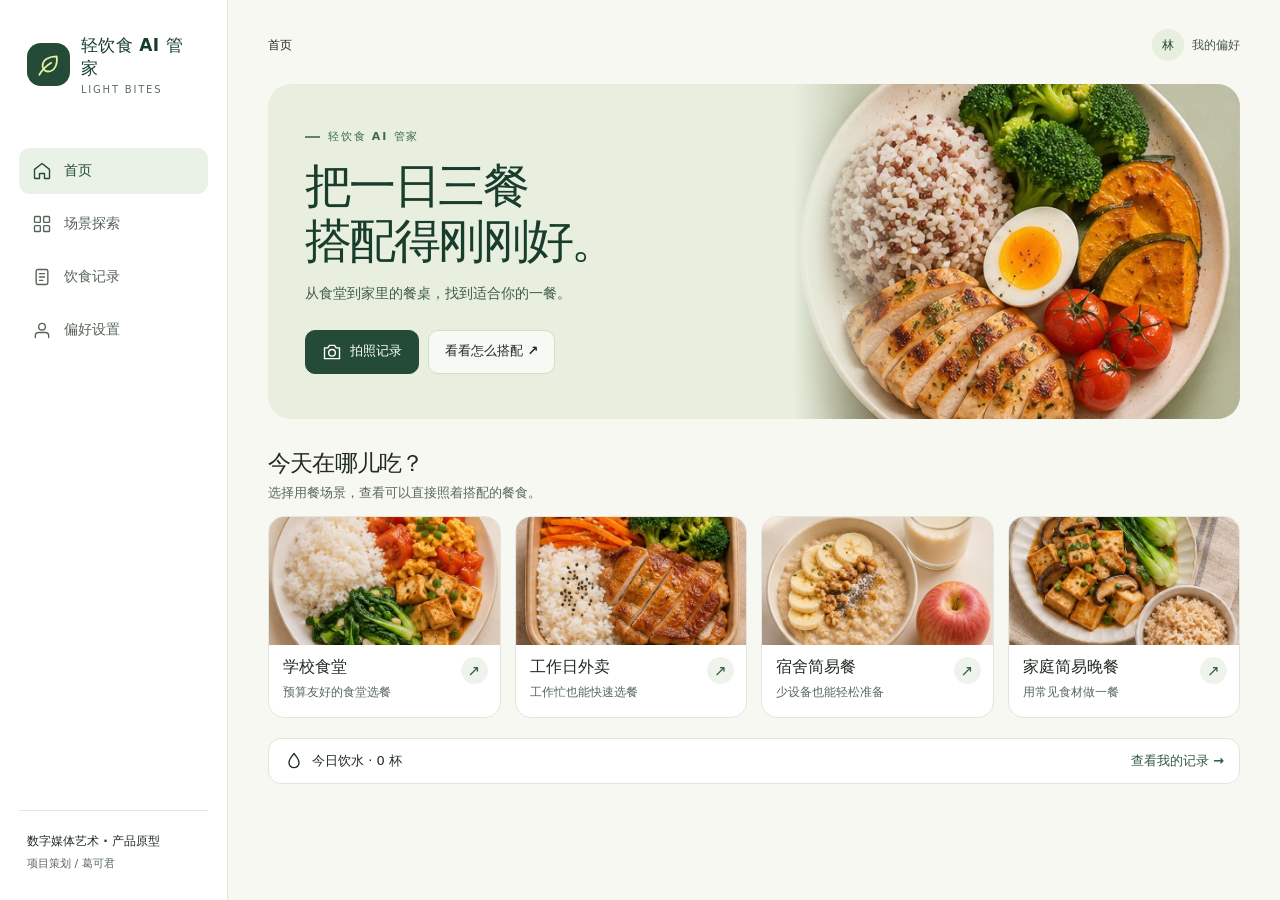
<file: index.html>
<!doctype html>
<html lang="zh-CN"><head><meta charset="utf-8"><meta name="viewport" content="width=device-width, initial-scale=1"><title>轻饮食 AI 管家</title>
<style>
:root{--bg:#f8f8f2;--ink:#202b22;--muted:#58675d;--line:#e2e7dd;--green:#244b38;--pale:#e7efdf;--white:#fff;--accent:#d5e799;font-family:"Microsoft YaHei","PingFang SC",system-ui,sans-serif;color:var(--ink);background:var(--bg);font-synthesis:none}*{box-sizing:border-box}body{margin:0}button,a,input,select{font:inherit}a{color:inherit;text-decoration:none}button{cursor:pointer}button:focus-visible,a:focus-visible,input:focus-visible,select:focus-visible{outline:3px solid #698948;outline-offset:4px}button{color:inherit}svg{vertical-align:middle}.icon{width:20px;height:20px;flex:none}.app{min-height:100vh;display:grid;grid-template-columns:228px minmax(0,1fr)}aside{position:sticky;top:0;align-self:start;height:100vh;background:#fff;border-right:1px solid var(--line);padding:34px 19px 22px;display:flex;flex-direction:column}.brand{display:flex;align-items:center;gap:11px;padding:0 8px;color:#153d2a}.brand-mark{display:grid;place-items:center;width:43px;height:43px;border-radius:14px;background:#244b38;color:#e5f39c}.brand-mark svg{width:26px;height:26px}.brand b{display:block;font-size:17px;letter-spacing:.02em}.brand small{display:block;margin-top:4px;font-size:10px;letter-spacing:.18em;color:#5b6e60}.nav{display:grid;gap:7px;margin-top:53px}.nav a{display:flex;align-items:center;gap:12px;font-size:14px;font-weight:600;color:#566458;padding:13px 13px;border-radius:11px}.nav a:hover,.nav a[aria-current]{color:#254b37;background:#eaf1e6}.sidefoot{margin-top:auto;border-top:1px solid var(--line);padding:19px 8px 1px}.sidefoot b{font-size:12px}.sidefoot p{font-size:11px;margin:6px 0;color:var(--muted)}main{width:min(100%,1500px);margin:0 auto;padding:24px 40px 26px}.top{display:flex;justify-content:space-between;align-items:center;min-height:42px;margin-bottom:18px}.crumb{display:flex;align-items:center;gap:9px;font-size:12px;color:var(--muted);flex-wrap:wrap}.crumb b{color:var(--ink)}.crumb a:hover{text-decoration:underline}.profile-pill{display:flex;align-items:center;gap:8px;font-size:12px;color:#46564b}.avatar{display:grid;place-items:center;width:32px;height:32px;border-radius:50%;background:#e7efde;color:#244b38;font-weight:700}.hero{display:grid;grid-template-columns:54% 46%;min-height:335px;background:#e8efdf;border-radius:23px;overflow:hidden;position:relative}.hero-copy{padding:38px 37px;z-index:1;align-self:center}.eyebrow{font-size:11px;letter-spacing:.16em;color:#406a50;font-weight:800;display:flex;align-items:center;gap:8px}.eyebrow::before{content:"";width:15px;height:2px;background:#648364;display:inline-block}.hero h1{font-size:clamp(32px,3.7vw,57px);line-height:1.16;letter-spacing:-.055em;margin:15px 0 12px;color:#193d2c}.hero p{color:#425b4b;font-size:14px;line-height:1.8;margin:0 0 23px}.hero-visual{min-height:335px;position:relative;background:#d2ddbe}.hero-visual img{position:absolute;width:100%;height:100%;object-fit:cover;object-position:center 46%}.hero-visual:after{content:"";position:absolute;inset:0;background:linear-gradient(90deg,#e8efdf 0%,transparent 24%);pointer-events:none}.btn{display:inline-flex;justify-content:center;align-items:center;gap:8px;padding:11px 16px;border:1px solid var(--line);border-radius:10px;background:white;font-size:13px;font-weight:700;line-height:1.45}.btn:hover{border-color:#739078}.btn.primary{background:#244b38;color:white;border-color:#244b38}.btn.primary:hover{background:#326349}.btn.light{background:#ffffffa8;border-color:#d3ddca}.btns{display:flex;flex-wrap:wrap;gap:9px}.section-head{display:flex;justify-content:space-between;align-items:end;gap:12px;margin:29px 0 14px}.section-head h2,.panel h2{font-size:23px;margin:0;letter-spacing:-.035em}.section-head p{margin:5px 0 0;color:var(--muted);font-size:13px}.grid{display:grid;grid-template-columns:repeat(4,minmax(0,1fr));gap:14px}.grid.plans{grid-template-columns:repeat(2,minmax(0,1fr))}.card{display:block;border:1px solid var(--line);border-radius:16px;background:white;overflow:hidden;transition:transform .18s,border-color .18s}.card:hover{transform:translateY(-3px);border-color:#92a991}.card img{width:100%;display:block;aspect-ratio:1.8;object-fit:cover}.plans .card img{aspect-ratio:2.5}.card-copy{padding:12px 14px 14px;position:relative}.card-copy h3{font-size:16px;margin:0 28px 5px 0}.card-copy p{font-size:12px;color:var(--muted);margin:0;line-height:1.65}.arrow{position:absolute;right:12px;top:12px;width:27px;height:27px;display:grid;place-items:center;background:#eef3eb;color:#315642;border-radius:50%;font-size:15px}.bottomline{margin-top:20px;display:flex;align-items:center;justify-content:space-between;gap:12px;border:1px solid var(--line);background:#fff;border-radius:13px;padding:12px 15px;font-size:13px}.bottomline>span{display:flex;align-items:center;gap:8px}.bottomline a{color:#315b42;font-weight:700}.heading{padding:27px 29px;background:#e9f0e3;border-radius:17px}.heading h1,.detail h1{margin:11px 0 9px;font-size:clamp(29px,4vw,44px);letter-spacing:-.05em;color:#193d2c}.heading p,.detail p,.panel p{color:var(--muted);font-size:14px;line-height:1.75;margin:0}.chips{display:flex;flex-wrap:wrap;gap:8px;margin:17px 0}.chip,.tag{font-size:12px;border:1px solid #dce4d7;background:#fff;border-radius:999px;padding:7px 12px;color:#415a48}.chip[aria-pressed=true]{background:#244b38;border-color:#244b38;color:white}.tag{background:#edf3e8;display:inline-block}.tags{display:flex;flex-wrap:wrap;gap:6px;margin:12px 0 0}.detail{display:grid;grid-template-columns:43% minmax(0,1fr);background:#fff;border:1px solid var(--line);border-radius:20px;overflow:hidden}.detail>img{width:100%;height:100%;min-height:301px;object-fit:cover}.detail-copy{padding:30px;align-self:center}.detail-copy .btns{margin-top:20px}.split{display:grid;grid-template-columns:1fr 1fr;gap:15px;margin-top:15px}.panel{background:white;border:1px solid var(--line);border-radius:16px;padding:18px 22px}.panel h2{font-size:19px;margin-bottom:10px}.panel ul{margin:0;padding:0;list-style:none}.panel li{border-bottom:1px solid var(--line);padding:10px 0;font-size:13px;line-height:1.65}.panel li:last-child{border:0;padding-bottom:0}.panel li b{color:#28543a;margin-right:9px}.panel .btns{margin-top:14px}.stack{display:grid;gap:14px;margin-top:16px}.record{display:flex;justify-content:space-between;align-items:center;gap:12px}.record a{color:#244b38;text-decoration:underline}.empty{padding:22px;color:var(--muted);font-size:14px;border:1px dashed #c9d5c5;border-radius:12px}form{display:grid;gap:14px}label{display:grid;gap:6px;font-size:13px;font-weight:700}input,select{width:100%;padding:10px;border:1px solid #bfcbbf;background:white;border-radius:8px;color:#26372a}.preview{max-width:100%;max-height:220px;border-radius:12px;object-fit:cover}.toast{position:fixed;bottom:24px;right:24px;background:#234b37;color:white;border-radius:10px;padding:13px 16px;font-size:13px;z-index:10;box-shadow:0 8px 26px #193d2c30}.toast:empty{display:none}.back{display:inline-block;color:#365e46;font-size:13px;font-weight:700;margin-top:17px}.back:hover{text-decoration:underline}.spaced{margin-top:15px}.compact{padding:8px 12px}.cost{font-weight:700;color:#28543a}
@media(max-width:1080px){.app{grid-template-columns:180px minmax(0,1fr)}main{padding-inline:25px}.hero-copy{padding:28px}.grid{gap:10px}.card-copy{padding-inline:11px}}
@media(max-width:760px){.app{display:block}aside{z-index:5;position:fixed;inset:auto 0 0;height:auto;padding:5px 8px max(5px,env(safe-area-inset-bottom));border:0;border-top:1px solid var(--line)}aside .brand,.sidefoot{display:none}.nav{margin:0;display:grid;grid-template-columns:repeat(4,1fr);gap:4px}.nav a{padding:7px 3px;flex-direction:column;gap:4px;font-size:11px}.nav .icon{width:19px;height:19px}main{padding:12px 15px 86px}.top{margin-bottom:10px}.hero{grid-template-columns:1fr;min-height:0}.hero-copy{padding:24px 19px}.hero h1{margin:11px 0 8px}.hero p{margin-bottom:14px}.hero-visual{min-height:155px;height:34vw}.hero-visual img{object-position:center 48%}.hero-visual:after{background:linear-gradient(#e8efdf 0%,transparent 24%)}.grid,.grid.plans{grid-template-columns:repeat(2,minmax(0,1fr))}.detail,.split{grid-template-columns:1fr}.detail>img{min-height:0;height:205px}.detail-copy,.heading{padding:20px}.plans .card img{aspect-ratio:1.55}.toast{bottom:72px;right:12px}.bottomline{align-items:start}}
@media(prefers-reduced-motion:reduce){*{transition:none!important}}
h1[tabindex="-1"]:focus{outline:none}</style></head>
<body><div class="app"><aside><a class="brand" href="#home"><span class="brand-mark" id="brand-mark"></span><span><b>轻饮食 AI 管家</b><small>LIGHT BITES</small></span></a><nav class="nav" aria-label="主导航"></nav><div class="sidefoot"><b>数字媒体艺术 · 产品原型</b><p>项目策划 / 葛可君</p></div></aside><main id="view"></main></div><div class="toast" role="status"></div>
<script>
(() => {
const photos = ["assets/meal-1.jpg","assets/meal-2.jpg","assets/meal-3.jpg","assets/meal-4.jpg","assets/meal-5.jpg","assets/meal-6.jpg"];
const icons = {
leaf:'<path d="M20 4c-7 0-13 3-13 9a5 5 0 0 0 5 5c6 0 9-6 8-14Z"/><path d="M4 21c3-5 6-8 11-11"/>',
home:'<path d="m3 10 9-7 9 7v10a1 1 0 0 1-1 1h-5v-6H9v6H4a1 1 0 0 1-1-1Z"/>',
grid:'<rect x="3" y="3" width="7" height="7" rx="1"/><rect x="14" y="3" width="7" height="7" rx="1"/><rect x="3" y="14" width="7" height="7" rx="1"/><rect x="14" y="14" width="7" height="7" rx="1"/>',
note:'<rect x="5" y="3" width="14" height="18" rx="2"/><path d="M9 8h6m-6 4h6m-6 4h4"/>',
user:'<circle cx="12" cy="8" r="4"/><path d="M4 21v-2a4 4 0 0 1 4-4h8a4 4 0 0 1 4 4v2"/>',
camera:'<path d="M3 7h4l2-3h6l2 3h4v13H3Z"/><circle cx="12" cy="13" r="4"/>',
clock:'<circle cx="12" cy="12" r="9"/><path d="M12 7v5l3 2"/>',
water:'<path d="M12 3c3 4 6 7 6 11a6 6 0 0 1-12 0c0-4 3-7 6-11Z"/>'
};
function icon(name){return '<svg class="icon" aria-hidden="true" viewBox="0 0 24 24" fill="none" stroke="currentColor" stroke-width="1.65" stroke-linecap="round" stroke-linejoin="round">'+icons[name]+'</svg>'}
const scenes = [
 {id:'canteen',name:'学校食堂',desc:'预算友好的食堂选餐',intro:'按食堂当天供应，从主食、蛋白质食物和蔬菜里各选一样。',pic:1},
 {id:'takeout',name:'工作日外卖',desc:'工作忙也能快速选餐',intro:'从常见外卖套餐里找好搭配，留意蔬菜份量和酱汁。',pic:2},
 {id:'dorm',name:'宿舍简易餐',desc:'少设备也能轻松准备',intro:'从免开火早餐到微波加热，按宿舍的设备条件选择。',pic:3},
 {id:'homecook',name:'家庭简易晚餐',desc:'用常见食材做一餐',intro:'用米饭或薯类、蛋白质食物和时令蔬菜搭配晚餐。',pic:4}
];
const meals = [
 ['canteen','tomato','番茄炒蛋杂粮餐',1,12,10,'一份杂粮饭搭配番茄炒蛋、绿叶菜和豆腐，适合在食堂窗口灵活组合。','杂粮饭','番茄炒蛋、豆腐','时令绿叶菜','没有杂粮饭时可选米饭，绿叶菜可换成当天的油麦菜或西兰花。','按窗口供应选主食，再选炒蛋与豆腐，最后加一份时令蔬菜。'],
 ['canteen','purple','紫米豆蔬餐',5,10,8,'紫米饭配玉米、毛豆和两样时令蔬菜。','紫米饭、玉米','毛豆','清炒时蔬','紫米饭可换成糙米饭，毛豆可换成豆干。','先选杂粮主食，再从窗口选择豆类和蔬菜。'],
 ['takeout','chicken','鸡肉西兰花便当',2,24,15,'鸡肉便当搭配米饭、西兰花和胡萝卜，点餐时可按需要加一份时蔬。','米饭','鸡肉','西兰花、胡萝卜','鸡肉可换成清蒸鱼或豆腐，可备注酱汁分装。','查看套餐配菜，蔬菜偏少时单点一份。'],
 ['takeout','pumpkin','南瓜鸡肉饭',0,29,20,'杂粮饭配鸡肉、南瓜和西兰花。','杂粮饭、南瓜','鸡肉、鸡蛋','西兰花、小番茄','西兰花可换成凉拌黄瓜，米饭可选普通米饭。','按口味选少酱版本，搭配白水或无糖茶。'],
 ['dorm','oats','香蕉燕麦豆浆杯',3,9,6,'用即食燕麦、香蕉和无糖豆浆搭一份快捷早餐，再带上一枚苹果。','即食燕麦','无糖豆浆','香蕉、苹果','香蕉可换成当季水果，豆浆可换成无糖酸奶。','按燕麦包装提示冲泡，加入香蕉片，搭配即饮豆浆。'],
 ['dorm','microwave','微波杂粮豆蔬碗',5,14,12,'有微波炉时，可用即食杂粮饭、豆制品和蔬菜快速组合。','即食杂粮饭','豆干或即食毛豆','即食蔬菜','没有微波炉时，可用全麦面包替换需加热主食。','按食品包装要求加热，盛入碗中并加入可即食配菜。'],
 ['homecook','tofu','菌菇豆腐青菜餐',4,16,18,'豆腐、菌菇和青菜搭一碗糙米饭，适合在家简单做。','糙米饭','豆腐','青菜、菌菇','青菜可换成油麦菜，糙米也可换成米饭或红薯。','备好糙米饭。先炒菌菇，再加入豆腐和青菜，彻底烹熟后搭配米饭。'],
 ['homecook','rice','鸡肉南瓜杂粮盘',0,21,30,'在家组合鸡肉、杂粮饭、烤南瓜和焯水蔬菜。','杂粮饭、南瓜','鸡肉、鸡蛋','西兰花、小番茄','按现有食材把南瓜换成红薯，鸡肉也可换成豆腐。','准备杂粮饭，将鸡肉充分煮熟，再搭配烹熟的南瓜、西兰花和洗净的小番茄。']
].map(([scene,id,name,pic,cost,time,desc,carb,protein,veg,swap,method])=>({scene,id,name,pic,cost,time,desc,carb,protein,veg,swap,method}));
const nav=[['home','home','首页'],['scenes','grid','场景探索'],['journal','note','饮食记录'],['profile','user','偏好设置']];
const view=document.querySelector('#view');
const state={budget:false,preview:''};
function load(key,fallback){try{return JSON.parse(localStorage.getItem('lightbites:'+key))??fallback}catch{return fallback}}
function save(key,value){try{localStorage.setItem('lightbites:'+key,JSON.stringify(value));return true}catch{return false}}
function esc(value){return String(value).replace(/[&<>"']/g,c=>({'&':'&amp;','<':'&lt;','>':'&gt;','"':'&quot;',"'":'&#39;'}[c]))}
const sceneURL=s=>'#scene/'+s.id;
const mealURL=m=>'#meal/'+m.id;
const image=(i,alt)=>'<img src="'+photos[i]+'" alt="'+esc(alt)+'">';
const button=(href,label,type='')=>'<a class="btn '+type+'" href="'+href+'">'+label+'</a>';
const card=(url,i,title,desc)=>'<a class="card" href="'+url+'">'+image(i,title)+'<div class="card-copy"><h3>'+title+'</h3><p>'+desc+'</p><span class="arrow" aria-hidden="true">↗</span></div></a>';
const sceneCards=()=>scenes.map(s=>card(sceneURL(s),s.pic,s.name,s.desc)).join('');
const mealCards=items=>items.map(m=>card(mealURL(m),m.pic,m.name,'<span class="cost">约 ¥'+m.cost+'</span> / '+m.time+' 分钟')).join('');
const heading=(level,title,desc)=>'<header class="heading"><div class="eyebrow">'+level+'</div><h1>'+title+'</h1><p>'+desc+'</p></header>';
function today(){return new Intl.DateTimeFormat('zh-CN',{dateStyle:'medium'}).format(new Date())}
function waterKey(){return 'water:'+today()}
function top(parts){return '<div class="top"><nav class="crumb" aria-label="当前位置">'+parts.map(([name,url])=>url?'<a href="'+url+'">'+name+'</a>':'<b aria-current="page">'+name+'</b>').join('<span aria-hidden="true">›</span>')+'</nav><a class="profile-pill" href="#profile"><span class="avatar">'+(load('role','student')==='worker'?'周':'林')+'</span><span>我的偏好</span></a></div>'}
function home(){
 return top([['首页']])+'<section class="hero"><div class="hero-copy"><div class="eyebrow">轻饮食 AI 管家</div><h1>把一日三餐<br>搭配得刚刚好。</h1><p>从食堂到家里的餐桌，找到适合你的一餐。</p><div class="btns">'+button('#scan',icon('camera')+' 拍照记录','primary')+button('#scenes','看看怎么搭配 ↗','light')+'</div></div><div class="hero-visual">'+image(0,'杂粮饭、鸡肉与时蔬餐盘')+'</div></section><section><div class="section-head"><div><h2>今天在哪儿吃？</h2><p>选择用餐场景，查看可以直接照着搭配的餐食。</p></div></div><div class="grid">'+sceneCards()+'</div></section><div class="bottomline"><span>'+icon('water')+' 今日饮水 · '+load(waterKey(),0)+' 杯</span><a href="#journal">查看我的记录 →</a></div>';
}
function sceneList(){return top([['首页','#home'],['场景探索']])+heading('场景探索','按用餐场景找搭配','从学校食堂、工作日外卖、宿舍简易餐和家庭晚餐中选择。')+'<div class="grid spaced">'+sceneCards()+'</div>'}
function scenePage(s){
 const preferred=Number(load('budget',15));
 const matches=meals.filter(m=>m.scene===s.id&&(!state.budget||m.cost<=preferred));
 return top([['首页','#home'],[s.name]])+heading('场景方案',s.name,s.intro)+'<div class="section-head"><div><h2>可选餐食</h2><p>点击餐食查看食材搭配和替换建议。</p></div></div><div class="chips"><button class="chip" data-filter="all" aria-pressed="'+!state.budget+'">全部方案</button><button class="chip" data-filter="budget" aria-pressed="'+state.budget+'">¥'+preferred+' 以内</button></div>'+(matches.length?'<div class="grid plans">'+mealCards(matches)+'</div>':'<div class="empty">当前预算内暂无示例方案。可查看全部方案，或在偏好设置调整预算。</div>')+'<a class="back" href="#home">← 返回首页</a>';
}
function mealPage(m){
 const s=scenes.find(item=>item.id===m.scene);
 const liked=load('favorites',[]).includes(m.id);
 return top([['首页','#home'],[s.name,sceneURL(s)],[m.name]])+'<article class="detail">'+image(m.pic,m.name+'示意图')+'<div class="detail-copy"><div class="eyebrow">餐食详情</div><h1>'+m.name+'</h1><p>'+m.desc+'</p><div class="tags"><span class="tag">'+s.name+'</span><span class="tag">参考预算 ¥'+m.cost+'</span><span class="tag">约 '+m.time+' 分钟</span></div><div class="btns"><button class="btn primary" data-record="'+m.id+'">'+icon('note')+' 记为今天的一餐</button><button class="btn" data-fav="'+m.id+'" aria-pressed="'+liked+'">'+(liked?'♥ 已收藏':'♡ 收藏')+'</button></div></div></article><div class="split"><section class="panel"><h2>这餐怎么搭</h2><ul><li><b>主食</b>'+m.carb+'</li><li><b>蛋白质食物</b>'+m.protein+'</li><li><b>蔬菜 / 水果</b>'+m.veg+'</li></ul></section><section class="panel"><h2>怎么准备或替换</h2><ul><li><b>准备</b>'+m.method+'</li><li><b>替换</b>'+m.swap+'</li></ul></section></div><a class="back" href="'+sceneURL(s)+'">← 返回'+s.name+'</a>';
}
function journal(){
 const records=load('records',[]);
 const items=records.map(r=>'<li class="record"><span>'+(r.meal?'<a href="#meal/'+r.meal+'">'+esc(r.name)+'</a>':esc(r.name))+'<br><small>'+esc(r.date)+'</small></span><button class="btn compact" data-remove="'+r.id+'">删除</button></li>').join('');
 const favs=meals.filter(m=>load('favorites',[]).includes(m.id));
 return top([['首页','#home'],['饮食记录']])+heading('饮食档案','我的饮食记录','查看已记下的餐食，也可以手动添加或记录饮水。')+'<div class="stack"><section class="panel"><h2>今日饮水 · '+load(waterKey(),0)+' 杯</h2><div class="btns"><button class="btn primary" data-water="1">+ 记一杯</button><button class="btn" data-water="-1" '+(load(waterKey(),0)===0?'disabled':'')+'>撤销一杯</button></div></section><section class="panel"><h2>餐食记录</h2><form id="manual"><label>餐食名称<input name="food" required maxlength="48" placeholder="例如：番茄炒蛋和米饭"></label><div><button class="btn primary">添加记录</button></div></form><ul class="spaced">'+(items||'<li>还没有餐食记录。</li>')+'</ul></section><section class="panel"><h2>收藏的搭配</h2>'+(favs.length?'<div class="grid plans">'+mealCards(favs)+'</div>':'<p>收藏的餐食会显示在这里。</p>')+'</section></div>';
}
function profile(){
 return top([['首页','#home'],['偏好设置']])+heading('个人偏好','设置用餐偏好','每餐预算用于场景页筛选。')+'<section class="panel spaced"><form id="preferences"><label>日常用餐身份<select name="role"><option value="student" '+(load('role','student')==='student'?'selected':'')+'>大学生</option><option value="worker" '+(load('role','student')==='worker'?'selected':'')+'>上班族</option></select></label><label>每餐预算（元）<input name="budget" type="number" min="1" max="999" step="1" required value="'+Number(load('budget',15))+'"></label><div><button class="btn primary">保存偏好</button></div></form></section>';
}
function scan(){
 return top([['首页','#home'],['拍照记录']])+heading('食物识别演示','拍照记录一餐','可上传照片在本地预览，或打开示例体验识别结果和修改流程。')+'<section class="panel spaced"><label>选择餐食照片<input id="photo" type="file" accept="image/*"></label><div id="preview" class="spaced" '+(state.preview?'':'hidden')+'>'+(state.preview?'<img class="preview" src="'+state.preview+'" alt="上传的餐食照片">':'')+'</div><div class="btns">'+button('#scan-result','打开示例识别结果','primary')+button('#journal','手动添加餐食')+'</div></section>';
}
function scanResult(){
 return top([['首页','#home'],['拍照记录','#scan'],['示例识别结果']])+'<div class="detail">'+image(0,'示例餐食照片')+'<section class="detail-copy"><div class="eyebrow">识别结果演示</div><h1>示例餐盘</h1><p>预设示例食材为杂粮饭、鸡肉、西兰花和南瓜。下面的餐食名称可以修改。</p><form id="manual" class="spaced"><label>餐食名称<input name="food" value="杂粮鸡肉时蔬餐" required maxlength="48"></label><div><button class="btn primary">保存到饮食记录</button></div></form></section></div><a class="back" href="#scan">← 返回拍照记录</a>';
}
function render(){
 const [page,id]=location.hash.slice(1).split('/');
 const scene=scenes.find(s=>s.id===id),meal=meals.find(m=>m.id===id);
 const active=(page==='scene'||page==='meal')?'scenes':(page==='scan'||page==='scan-result'||!page)?'home':page;
 document.querySelector('.nav').innerHTML=nav.map(([route,symbol,title])=>'<a href="#'+route+'" '+(route===active?'aria-current="page"':'')+'>'+icon(symbol)+title+'</a>').join('');
 view.innerHTML=page==='scene'&&scene?scenePage(scene):page==='meal'&&meal?mealPage(meal):page==='scenes'?sceneList():page==='journal'?journal():page==='profile'?profile():page==='scan'?scan():page==='scan-result'?scanResult():home();
 document.title=view.querySelector('h1').textContent.replace(/\s+/g,' ')+' · 轻饮食 AI 管家';
}
let toastTimer;
function toast(message){const node=document.querySelector('.toast');node.textContent=message;clearTimeout(toastTimer);toastTimer=setTimeout(()=>node.textContent='',2300)}
function persist(key,value,success){if(!save(key,value)){toast('浏览器未能保存数据，请检查本地存储设置。');return false}toast(success);return true}
function record(name,meal){return persist('records',[{name,meal,date:today(),id:Date.now().toString(36)+Math.random().toString(36).slice(2,7)},...load('records',[])],'已保存到饮食记录')}
view.addEventListener('click',e=>{
 const b=e.target.closest('button');if(!b)return;
 const {filter,record:mealId,fav,water,remove}=b.dataset;
 if(filter){state.budget=filter==='budget';render();view.querySelector('[data-filter="'+filter+'"]').focus()}
 if(mealId){const m=meals.find(item=>item.id===mealId);record(m.name,m.id)}
 if(fav){const list=load('favorites',[]),exists=list.includes(fav);if(persist('favorites',exists?list.filter(x=>x!==fav):[...list,fav],exists?'已取消收藏':'已加入收藏')){render();view.querySelector('[data-fav]').focus()}}
 if(water){const count=Math.max(0,load(waterKey(),0)+Number(water));if(persist(waterKey(),count,'今日饮水已更新')){render();const target=view.querySelector('[data-water="'+water+'"]');(target.disabled?view.querySelector('[data-water="1"]'):target).focus()}}
 if(remove){if(persist('records',load('records',[]).filter(r=>r.id!==remove),'已删除记录')){render();view.querySelector('[name="food"]').focus()}}
});
view.addEventListener('submit',e=>{
 e.preventDefault();const data=new FormData(e.target);
 if(e.target.id==='manual'){const name=data.get('food').trim();if(!name){toast('请输入餐食名称');return}if(record(name)){if(location.hash==='#journal'){render();view.querySelector('[name="food"]').focus()}else{location.hash='journal'}}}
 if(e.target.id==='preferences'){if(save('role',data.get('role'))&&persist('budget',Number(data.get('budget')),'偏好已保存'))render()}
});
view.addEventListener('change',e=>{
 if(e.target.id!=='photo')return;
 const file=e.target.files[0];if(!file)return;
 if(!file.type.startsWith('image/')){toast('请选择图片文件');return}
 if(state.preview)URL.revokeObjectURL(state.preview);
 state.preview=URL.createObjectURL(file);
 const node=document.querySelector('#preview');node.hidden=false;node.innerHTML='<img class="preview" alt="上传的餐食照片">';node.firstChild.src=state.preview;
});
window.addEventListener('hashchange',()=>{state.budget=false;render();window.scrollTo(0,0);const h=view.querySelector('h1');h.tabIndex=-1;h.focus({preventScroll:true})});
document.querySelector('#brand-mark').innerHTML=icon('leaf');render();

})();
</script></body></html>
</file>
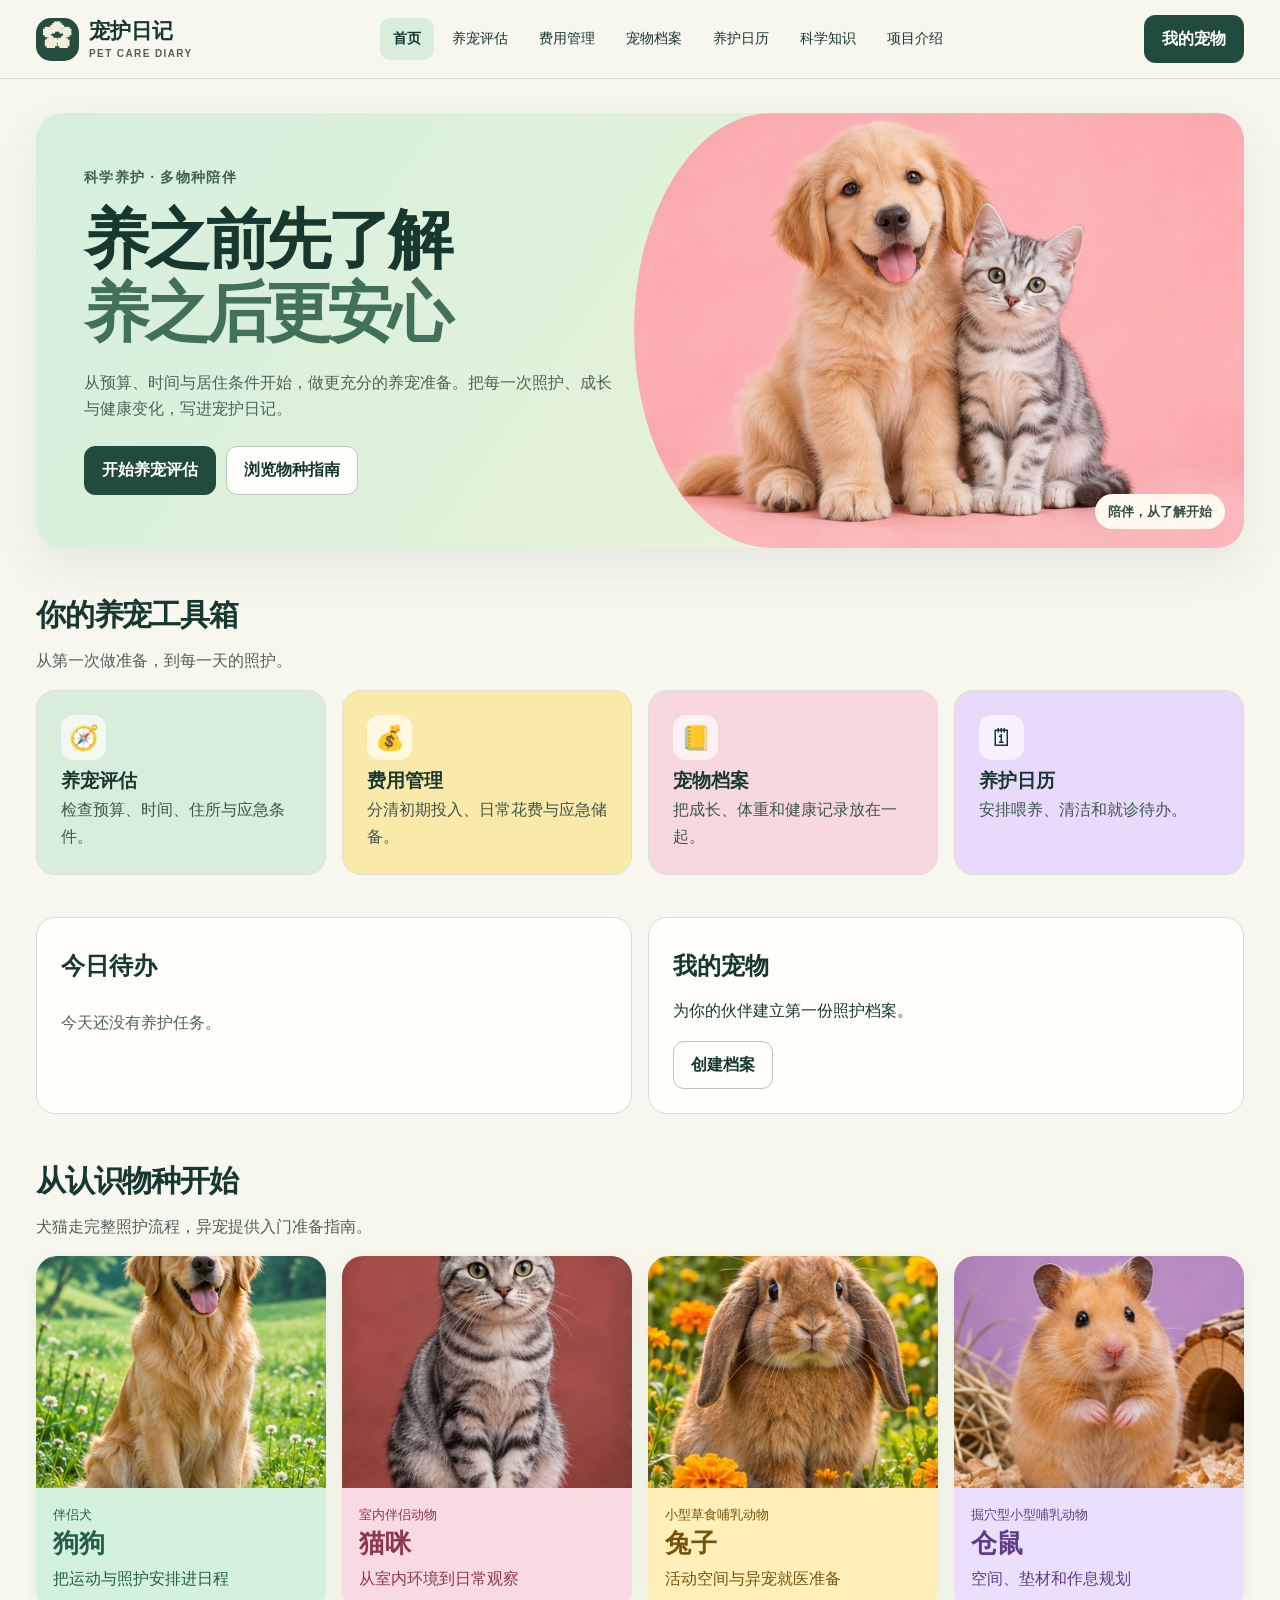
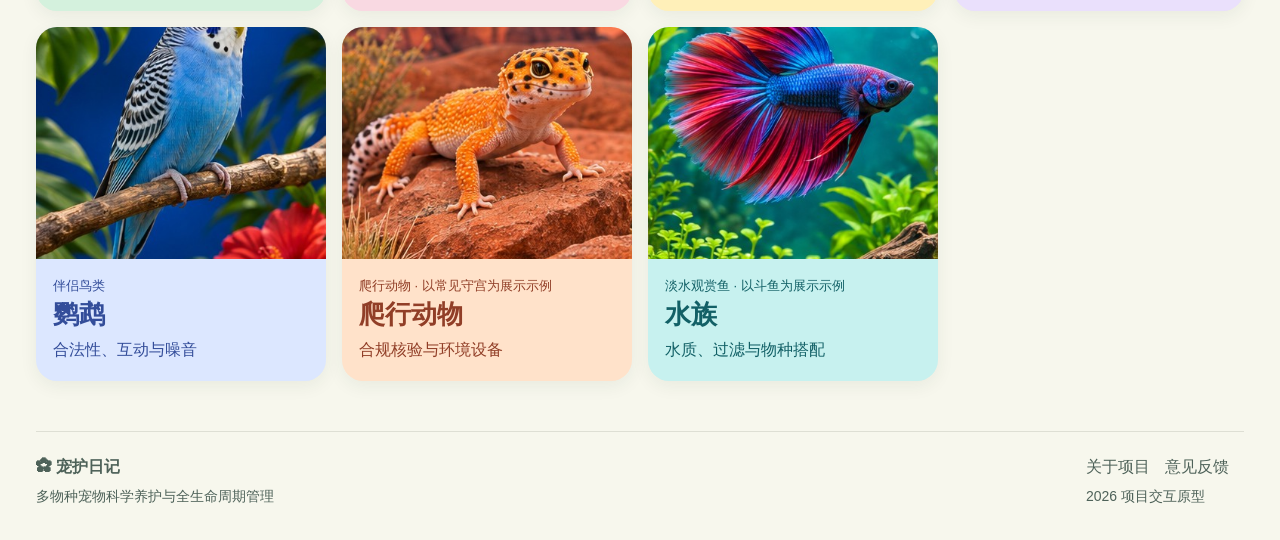
<file: chonghu-diary/index.html>
<!doctype html>
<html lang="zh-CN">
<head>
<meta charset="utf-8">
<meta name="viewport" content="width=device-width,initial-scale=1">
<meta name="description" content="宠护日记：从养宠前的准备到每一天的科学照护。">
<meta name="theme-color" content="#f8f7f1">
<title>宠护日记 · 多物种科学养护</title>
<link rel="stylesheet" href="style.css">
<script src="species.js" defer></script>
<script src="app.js" defer></script>
</head>
<body>
<header><div class="shell top"><a class="brand" href="#home"><span class="logo">✿</span><span>宠护日记<small>PET CARE DIARY</small></span></a><nav aria-label="主导航" id="nav"></nav><a class="button dark top-cta" href="#profile">我的宠物</a></div></header>
<main class="shell" id="view" tabindex="-1"></main>
<footer class="shell"><div><strong>✿ 宠护日记</strong><p>多物种宠物科学养护与全生命周期管理</p></div><div><a href="#project">关于项目</a><a href="#feedback">意见反馈</a><p>2026 项目交互原型</p></div></footer>
</body></html>
</file>
<file: chonghu-diary/style.css>
:root{--ink:#17382f;--muted:#4e6259;--paper:#f8f7f1;--line:#dedfd4;--green:#dcebdc;--pink:#f6d8d0;--yellow:#f9edbc;--purple:#ece1f7;--white:#fffefb;font:16px/1.65 "PingFang SC","Microsoft YaHei","Noto Sans CJK SC",sans-serif;color:var(--ink);background:var(--paper)}
*{box-sizing:border-box}body{margin:0}a{color:inherit;text-decoration:none}button,input,select,textarea{font:inherit}button,.button{cursor:pointer}button:focus-visible,a:focus-visible,input:focus-visible,select:focus-visible,textarea:focus-visible{outline:3px solid #a45369;outline-offset:3px}.shell{width:min(1240px,calc(100% - 72px));margin:auto}header{border-bottom:1px solid var(--line);background:var(--paper)}.top{min-height:78px;display:flex;align-items:center;justify-content:space-between;gap:20px}.brand{display:flex;align-items:center;gap:10px;font-size:21px;font-weight:850;white-space:nowrap;line-height:1.1}.brand small{font-size:10px;letter-spacing:.14em;display:block;margin-top:6px}.logo{display:grid;place-items:center;width:43px;height:43px;border-radius:15px;background:#254e40;color:#f1efda;font-size:29px}nav{display:flex;gap:5px;align-items:center}nav a{font-size:14px;padding:9px 13px;white-space:nowrap;border-radius:10px}nav a:hover,nav a[aria-current]{background:var(--green);font-weight:700}.button,button{display:inline-flex;justify-content:center;align-items:center;gap:8px;border:1px solid #b8c8b8;background:var(--white);color:var(--ink);padding:10px 17px;border-radius:11px;font-weight:700;min-height:44px}.dark{background:#214b3d;color:#fff;border-color:#214b3d}.button:hover,button:hover{filter:brightness(.94)}.actions{display:flex;flex-wrap:wrap;gap:10px;align-items:center}.hero{margin-top:34px;display:grid;grid-template-columns:.98fr 1fr;min-height:435px;background:#e6eddd;border-radius:27px;overflow:hidden}.hero-copy{padding:46px 18px 46px 48px;align-self:center}.eyebrow{font-size:14px;font-weight:800;letter-spacing:.09em;color:#3f6252}.hero h1,.page-head h1{font-size:clamp(38px,5.1vw,76px);letter-spacing:-.065em;line-height:1.12;margin:14px 0 20px}.hero h1 span{display:block;color:#417159}.hero p,.page-head p{max-width:34em;color:var(--muted);margin:0 0 24px}.hero-photo{position:relative;background:#efd0c7 url(hero.jpg) center 48%/cover;min-height:270px}.photo-note{position:absolute;right:19px;bottom:19px;background:#fff9ee;color:#344e43;padding:7px 13px;border-radius:30px;font-size:13px;font-weight:700}.section{margin:42px 0}.section h2{margin:0 0 8px;font-size:30px;letter-spacing:-.04em}.section p{margin-top:0;color:var(--muted)}.grid{display:grid;grid-template-columns:repeat(3,minmax(0,1fr));gap:16px}.four{grid-template-columns:repeat(4,minmax(0,1fr))}.two{grid-template-columns:repeat(2,minmax(0,1fr))}.tile,.panel{border:1px solid var(--line);padding:24px;border-radius:19px;background:var(--white)}.tile{display:block;min-height:157px}.tile:hover{box-shadow:0 7px 18px #28413315}.tile h3,.panel h2,.panel h3{margin:8px 0 4px;line-height:1.35}.tile p{margin:0;color:#3d564b}.icon{font-size:24px;display:grid;place-items:center;width:45px;height:45px;background:#ffffffa8;border-radius:13px}.mint{background:var(--green)}.rose{background:var(--pink)}.gold{background:var(--yellow)}.lavender{background:var(--purple)}.page-head{padding:30px 32px;margin:26px 0 20px;border-radius:21px}.page-head h1{font-size:clamp(34px,4.5vw,59px);margin:8px 0 10px}.page-head p{margin:0}.crumb{font-size:14px}.crumb a{text-decoration:underline;text-underline-offset:3px}.panel{margin-bottom:16px}.grid>.panel{margin:0}.stack{display:grid;gap:12px}.form-grid{display:grid;grid-template-columns:repeat(2,minmax(0,1fr));gap:13px;margin:14px 0}label{display:grid;gap:5px;font-weight:700;font-size:15px}input,select,textarea{width:100%;color:var(--ink);border:1px solid #b9c6b9;border-radius:8px;background:white;padding:8px 10px;min-height:44px}textarea{resize:vertical}.row{display:flex;align-items:center;gap:12px;justify-content:space-between;border-bottom:1px solid var(--line);padding:12px 0}.row:last-child{border:0}.row small,small,.muted{color:var(--muted)}.metric strong{display:block;font-size:clamp(23px,3vw,35px);line-height:1.25;margin-top:7px;overflow-wrap:anywhere}.metric{min-height:auto}.metric span{font-size:14px}.progress{height:10px;background:#e7e9df;border-radius:10px;overflow:hidden;margin:15px 0}.progress div{height:100%;background:#54856a}.options{display:grid;gap:8px;margin:14px 0}.option{justify-content:start;text-align:left}.option[aria-pressed=true],button.active{background:#dcebdc;border-color:#518267}.detail p{max-width:72ch}.detail h2{margin-top:22px}.tag{display:inline-block;background:#e6eddd;border-radius:30px;padding:4px 11px;font-size:14px;font-weight:700}.done{text-decoration:line-through}.empty{color:var(--muted);padding:12px 0}footer{margin-top:50px!important;border-top:1px solid var(--line);display:flex;justify-content:space-between;gap:20px;padding:22px 0 28px;color:var(--muted)}footer p{font-size:14px;margin:4px 0}footer a{margin-right:15px}footer a:hover{text-decoration:underline}.bar{height:8px;background:#e8ece3;border-radius:9px;overflow:hidden;min-width:100px}.bar span{display:block;height:100%;background:#59866e}.timeline{border-left:3px solid #a4c3aa;padding-left:14px;margin-top:12px}.calendar{display:grid;grid-template-columns:repeat(7,minmax(0,1fr));gap:5px;margin:12px 0}.calendar button{padding:4px;min-width:0}.calendar small{text-align:center}.calendar .marked{box-shadow:inset 0 -4px #e3a99d}.field-wide{grid-column:1/-1}.sr{position:absolute;width:1px;height:1px;overflow:hidden;clip-path:inset(50%)}
@media(max-width:1000px){.shell{width:calc(100% - 40px)}.top{flex-wrap:wrap;gap:6px;padding:12px 0}.top nav{order:3;flex-basis:100%;overflow:auto}.hero-copy{padding:30px}.four{grid-template-columns:repeat(2,minmax(0,1fr))}}
@media(max-width:680px){.shell{width:calc(100% - 28px)}.top-cta{padding:6px 10px;font-size:14px}.hero{grid-template-columns:1fr;margin-top:16px}.hero-copy{padding:23px}.hero-photo{min-height:245px}.section{margin:28px 0}.grid,.two,.four{grid-template-columns:1fr 1fr;gap:9px}.two{grid-template-columns:1fr}.tile,.panel{padding:14px}.tile p{font-size:15px}.page-head{padding:20px 15px}.form-grid{gap:8px}.row{flex-wrap:wrap}.calendar{gap:3px}footer{flex-wrap:wrap}}
:root{--paper:#f7f7ed;--green:#d9eddb;--pink:#f8d8df;--yellow:#faeaa9;--purple:#e9d9fa}
.hero{background:linear-gradient(125deg,#d5efdc,#eef4d8);box-shadow:0 18px 45px #23493717}.hero-photo{border-radius:45% 0 0 45% / 100% 0 0 100%;background-position:center}.hero-copy{z-index:1}.tile:hover,.species-card:hover{transform:translateY(-3px)}.tile,.species-card{transition:transform .2s,box-shadow .2s}.species-card{display:block;overflow:hidden;border-radius:21px;background:var(--pet);color:var(--accent);box-shadow:0 5px 18px #243a2611;height:100%}.species-card:hover{box-shadow:0 12px 26px #243a2629}.species-card img{width:100%;height:auto;aspect-ratio:1.25;object-fit:cover;object-position:center 47%;display:block}.species-card div{padding:13px 17px 18px}.species-card small{color:inherit;font-size:13px}.species-card h3{font-size:26px;margin:0;line-height:1.3}.species-card p{margin:5px 0 0;color:inherit}.species-stack{display:grid;grid-template-rows:1fr auto;gap:8px}.species-stack>button{justify-content:center}.pet-hero{margin:28px 0 20px;display:grid;grid-template-columns:1.15fr 1fr;border-radius:27px;background:var(--pet);color:var(--accent);overflow:hidden;min-height:350px}.pet-hero>div{padding:34px 40px;align-self:center}.pet-hero .eyebrow{color:inherit;margin-top:27px}.pet-hero h1{font-size:clamp(46px,7vw,94px);letter-spacing:-.075em;line-height:1;margin:10px 0 0}.pet-hero p{font-size:clamp(18px,2vw,27px);font-weight:750;margin:15px 0 20px}.pet-hero img{width:100%;height:100%;max-height:400px;object-fit:cover;object-position:center 43%}.care-topic article{background:var(--pet);color:var(--accent);padding:17px;border-radius:12px;margin-top:14px}.care-topic article p{margin-bottom:0;max-width:75ch}.topic-tabs{margin-top:12px}.checklist{display:grid;gap:7px}.quiz-result{background:#e3f0df;padding:10px;border-radius:8px}.sources,.compare{margin-top:18px}.sources a:not(.button){text-decoration:underline;text-underline-offset:3px}.compare-pet{background:var(--pet);padding:15px;border-radius:12px}.compare-pet ul{padding-left:1.3em}button:disabled{opacity:.52;cursor:default}.page-head.rose{background:linear-gradient(120deg,#f9d7df,#ffe9cd)}.page-head.gold{background:linear-gradient(120deg,#faebaa,#ffe3d0)}.page-head.lavender{background:linear-gradient(120deg,#ead7fb,#dee8fe)}.page-head.mint{background:linear-gradient(120deg,#d4efdd,#e9efca)}
@media(max-width:680px){.hero-photo{border-radius:0}.pet-hero{grid-template-columns:1fr}.pet-hero>div{padding:19px}.pet-hero .eyebrow{margin-top:16px}.pet-hero img{height:230px}.species-card div{padding:10px 12px}.species-card h3{font-size:22px}.species-card p{font-size:14px}}
@media(prefers-reduced-motion:reduce){.tile,.species-card{transition:none}}
</file>
